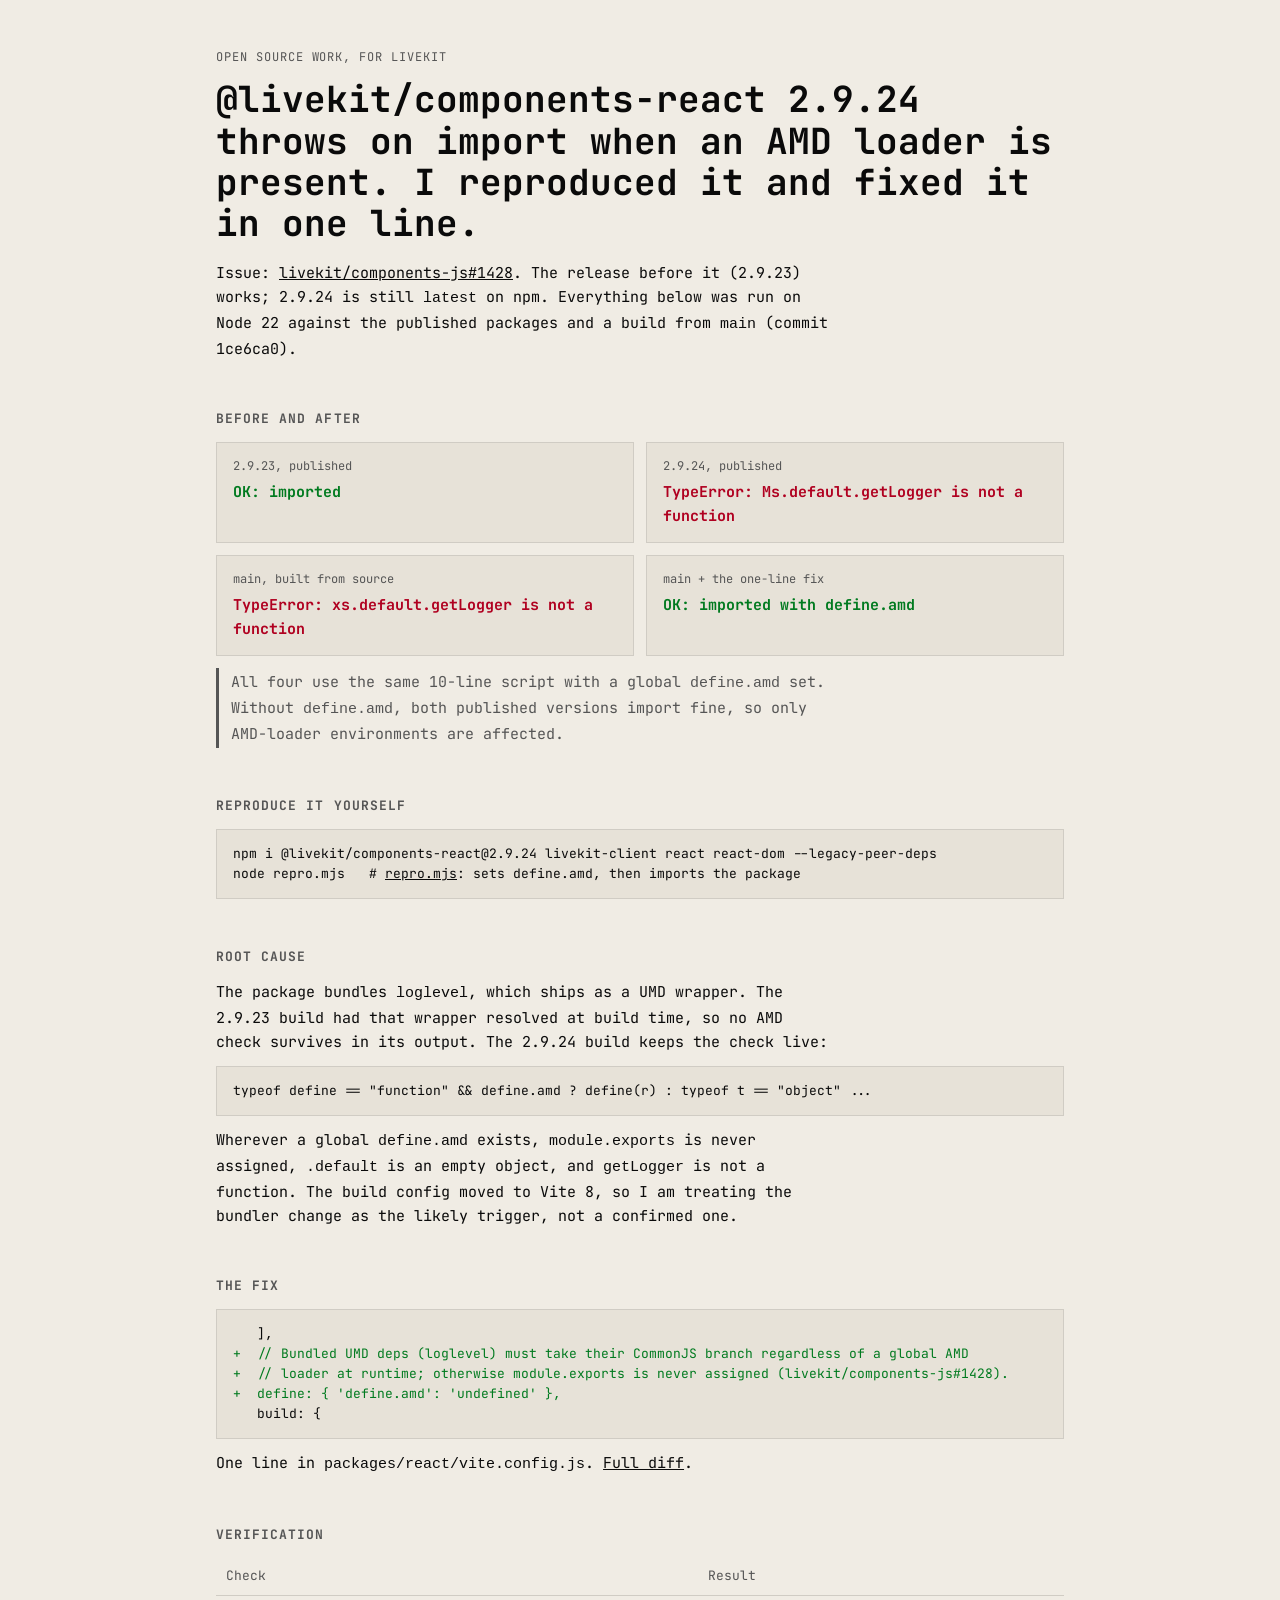
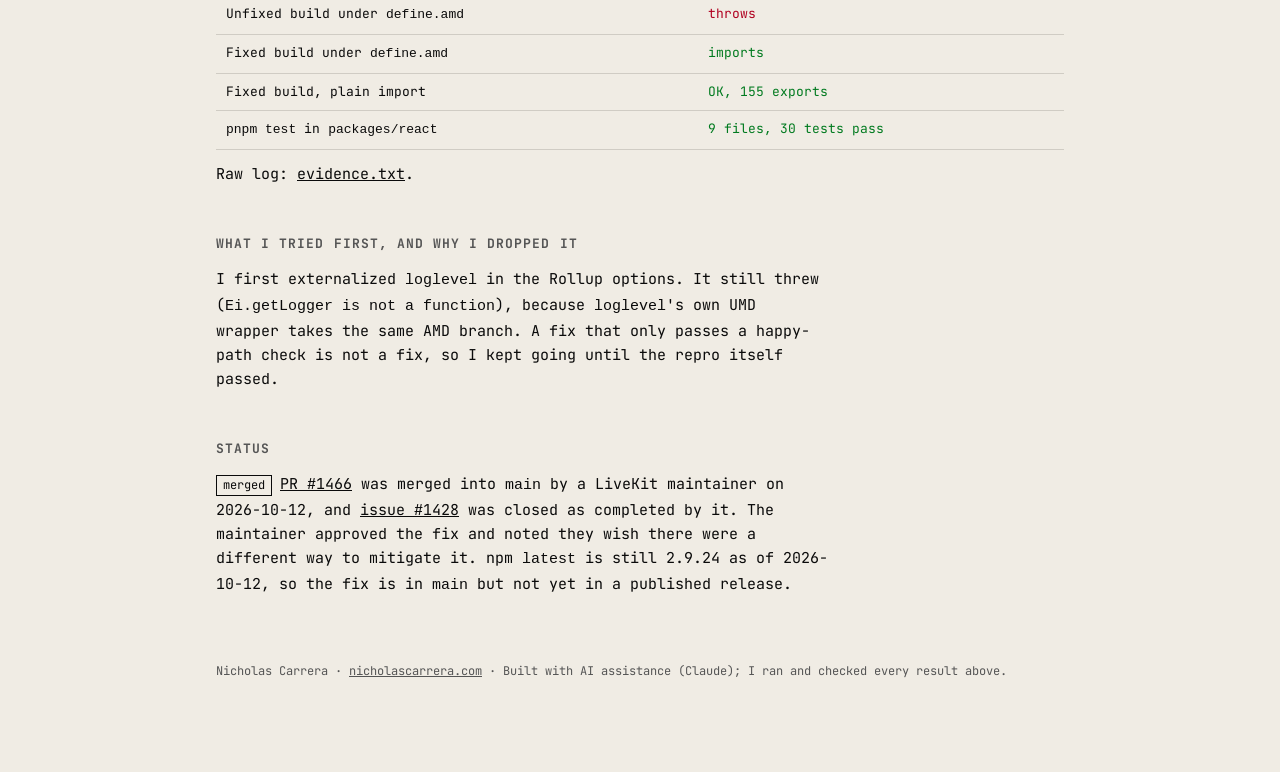
<file: livekit/index.html>
<!doctype html>
<html lang="en">
<head>
<meta charset="utf-8">
<meta name="viewport" content="width=device-width, initial-scale=1">
<title>LiveKit components-js #1428 | Nicholas Carrera</title>
<meta name="description" content="Reproduced and fixed a regression in @livekit/components-react 2.9.24, with the repro, the root cause, and a one-line fix.">
<link rel="preconnect" href="https://fonts.googleapis.com">
<link rel="preconnect" href="https://fonts.gstatic.com" crossorigin>
<link href="https://fonts.googleapis.com/css2?family=JetBrains+Mono:wght@400;700&display=swap" rel="stylesheet">
<style>
  :root{--bg:#f0ece4;--fg:#0a0a0a;--border:#d0ccc4;--dim:#555;--accent:#007a1f;--bad:#b00020;--panel:#e7e2d8;}
  @media (prefers-color-scheme:dark){:root{--bg:#0a0a0a;--fg:#f0ece4;--border:#2a2a2a;--dim:#9a9a9a;--accent:#00ff41;--bad:#ff5c6c;--panel:#111;}}
  *{box-sizing:border-box}
  body{margin:0;background:var(--bg);color:var(--fg);font:400 15px/1.6 'JetBrains Mono',ui-monospace,monospace}
  main{max-width:880px;margin:0 auto;padding:48px 16px 96px}
  a{color:inherit}
  .eyebrow{color:var(--dim);font-size:12px;letter-spacing:.08em;text-transform:uppercase}
  h1{font-size:clamp(24px,5vw,36px);line-height:1.15;margin:12px 0 16px}
  h2{font-size:13px;letter-spacing:.08em;text-transform:uppercase;color:var(--dim);margin:48px 0 12px;font-weight:700}
  p{margin:0 0 12px;max-width:68ch}
  .grid{display:grid;grid-template-columns:repeat(2,1fr);gap:12px}
  @media (max-width:640px){.grid{grid-template-columns:1fr}}
  .card{border:1px solid var(--border);background:var(--panel);padding:14px 16px;min-width:0}
  .card .k{color:var(--dim);font-size:12px}
  .card .v{font-weight:700;margin-top:4px;overflow-wrap:anywhere}
  .ok{color:var(--accent)} .bad{color:var(--bad)}
  .tag{display:inline-block;border:1px solid currentColor;padding:0 6px;font-size:12px;margin-right:8px}
  pre{margin:0;padding:14px 16px;border:1px solid var(--border);background:var(--panel);overflow-x:auto;font:inherit;font-size:13px;line-height:1.55}
  .add{color:var(--accent)} .del{color:var(--bad)}
  table{width:100%;border-collapse:collapse;font-size:13px}
  th,td{text-align:left;padding:8px 10px;border-bottom:1px solid var(--border);vertical-align:top}
  th{color:var(--dim);font-weight:400}
  .scroll{overflow-x:auto}
  .note{border-left:3px solid var(--dim);padding:2px 0 2px 12px;color:var(--dim)}
  footer{margin-top:64px;color:var(--dim);font-size:12px}
  :focus-visible{outline:2px solid var(--accent);outline-offset:2px}
</style>
</head>
<body>
<main>
  <div class="eyebrow">Open source work, for LiveKit</div>
  <h1>@livekit/components-react 2.9.24 throws on import when an AMD loader is present. I reproduced it and fixed it in one line.</h1>
  <p>Issue: <a href="https://github.com/livekit/components-js/issues/1428">livekit/components-js#1428</a>. The release before it (2.9.23) works; 2.9.24 is still <code>latest</code> on npm. Everything below was run on Node 22 against the published packages and a build from <code>main</code> (commit 1ce6ca0).</p>

  <h2>Before and after</h2>
  <div class="grid">
    <div class="card"><div class="k">2.9.23, published</div><div class="v ok">OK: imported</div></div>
    <div class="card"><div class="k">2.9.24, published</div><div class="v bad">TypeError: Ms.default.getLogger is not a function</div></div>
    <div class="card"><div class="k">main, built from source</div><div class="v bad">TypeError: xs.default.getLogger is not a function</div></div>
    <div class="card"><div class="k">main + the one-line fix</div><div class="v ok">OK: imported with define.amd</div></div>
  </div>
  <p class="note" style="margin-top:12px">All four use the same 10-line script with a global <code>define.amd</code> set. Without <code>define.amd</code>, both published versions import fine, so only AMD-loader environments are affected.</p>

  <h2>Reproduce it yourself</h2>
<pre>npm i @livekit/components-react@2.9.24 livekit-client react react-dom --legacy-peer-deps
node repro.mjs   # <a href="repro.mjs">repro.mjs</a>: sets define.amd, then imports the package</pre>

  <h2>Root cause</h2>
  <p>The package bundles <code>loglevel</code>, which ships as a UMD wrapper. The 2.9.23 build had that wrapper resolved at build time, so no AMD check survives in its output. The 2.9.24 build keeps the check live:</p>
<pre>typeof define == "function" &amp;&amp; define.amd ? define(r) : typeof t == "object" ...</pre>
  <p style="margin-top:12px">Wherever a global <code>define.amd</code> exists, <code>module.exports</code> is never assigned, <code>.default</code> is an empty object, and <code>getLogger</code> is not a function. The build config moved to Vite 8, so I am treating the bundler change as the likely trigger, not a confirmed one.</p>

  <h2>The fix</h2>
<pre>   ],
<span class="add">+  // Bundled UMD deps (loglevel) must take their CommonJS branch regardless of a global AMD
+  // loader at runtime; otherwise module.exports is never assigned (livekit/components-js#1428).
+  define: { 'define.amd': 'undefined' },
</span>   build: {</pre>
  <p style="margin-top:12px">One line in <code>packages/react/vite.config.js</code>. <a href="fix.diff">Full diff</a>.</p>

  <h2>Verification</h2>
  <div class="scroll"><table>
    <tr><th>Check</th><th>Result</th></tr>
    <tr><td>Unfixed build under <code>define.amd</code></td><td class="bad">throws</td></tr>
    <tr><td>Fixed build under <code>define.amd</code></td><td class="ok">imports</td></tr>
    <tr><td>Fixed build, plain import</td><td class="ok">OK, 155 exports</td></tr>
    <tr><td><code>pnpm test</code> in <code>packages/react</code></td><td class="ok">9 files, 30 tests pass</td></tr>
  </table></div>
  <p style="margin-top:12px">Raw log: <a href="evidence.txt">evidence.txt</a>.</p>

  <h2>What I tried first, and why I dropped it</h2>
  <p>I first externalized <code>loglevel</code> in the Rollup options. It still threw (<code>Ei.getLogger is not a function</code>), because <code>loglevel</code>'s own UMD wrapper takes the same AMD branch. A fix that only passes a happy-path check is not a fix, so I kept going until the repro itself passed.</p>

  <h2>Status</h2>
  <p><span class="tag">merged</span><a href="https://github.com/livekit/components-js/pull/1466">PR #1466</a> was merged into <code>main</code> by a LiveKit maintainer on 2026-10-12, and <a href="https://github.com/livekit/components-js/issues/1428">issue #1428</a> was closed as completed by it. The maintainer approved the fix and noted they wish there were a different way to mitigate it. npm <code>latest</code> is still 2.9.24 as of 2026-10-12, so the fix is in <code>main</code> but not yet in a published release.</p>

  <footer>Nicholas Carrera &middot; <a href="/">nicholascarrera.com</a> &middot; Built with AI assistance (Claude); I ran and checked every result above.</footer>
</main>
</body>
</html>
</file>
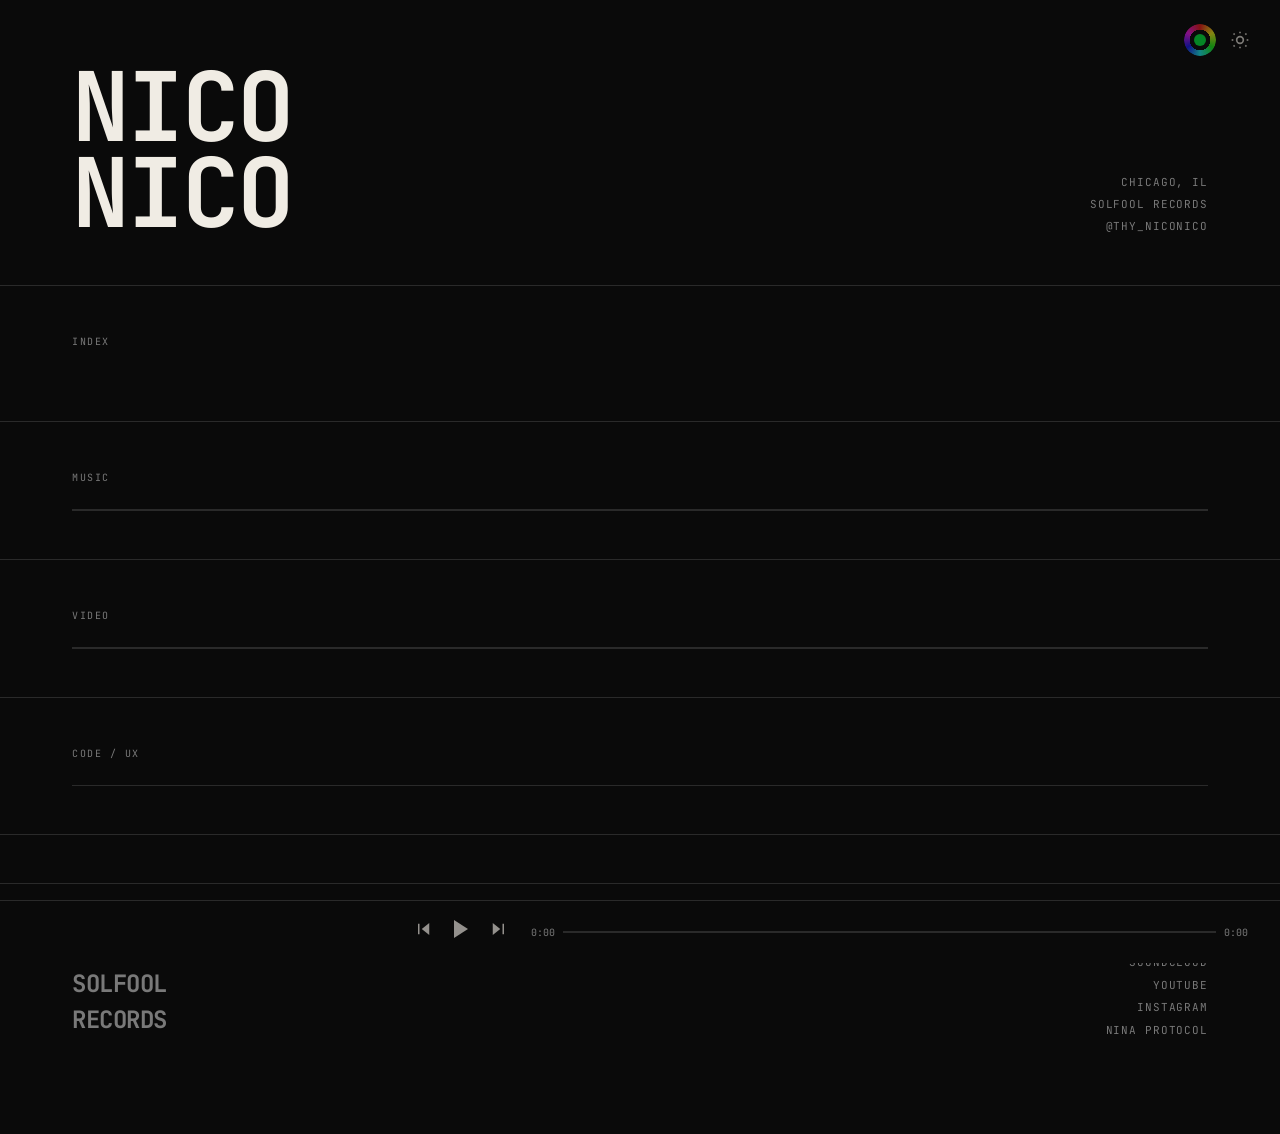
<file: homepage.html>
<!DOCTYPE html>
<html lang="en" data-theme="night">
<head>
  <meta charset="UTF-8" />
  <meta name="viewport" content="width=device-width, initial-scale=1.0" />

  <!-- Prevent theme/accent flash -->
  <script>
    (function() {
      var t = localStorage.getItem('nico-theme');
      var a = localStorage.getItem('nico-accent');
      if (t) document.documentElement.dataset.theme = t;
      if (a) document.documentElement.style.setProperty('--accent', a);
    })();
  </script>

  <!-- SEO -->
  <title>NICO NICO: Musician, Producer & Developer | Chicago</title>
  <meta name="description" content="Nico Carrera (Nico Nico) is a Chicago-based musician, producer, and developer. Music on Solfool Records. Work in creative technology, AI research, and UX design." />
  <meta name="keywords" content="Nico Carrera, Nico Nico, Nicholas Carrera, thy_niconico, Solfool Records, Chicago musician, Chicago producer, SANVALENTIN, Excelsior, BTM, Subrosa, IDK, DePaul, URAP, TouchDesigner, creative technology" />

  <!-- OG -->
  <meta property="og:type" content="website" />
  <meta property="og:title" content="NICO NICO: Musician & Developer" />
  <meta property="og:description" content="Chicago musician, producer, and developer. Music on Solfool Records. Work in creative technology and UX design." />
  <meta property="og:image" content="https://i.scdn.co/image/ab67616d00001e02705c68c2323938f6faf02986" />

  <!-- Twitter -->
  <meta name="twitter:card" content="summary_large_image" />
  <meta name="twitter:site" content="@thy_niconico" />

  <!-- JSON-LD -->
  <script type="application/ld+json">
  {
    "@context": "https://schema.org",
    "@type": "Person",
    "name": "Nico Carrera",
    "alternateName": ["Nico Nico", "thy_niconico"],
    "description": "Chicago-based musician, producer, and developer. Releases on Solfool Records.",
    "url": "https://nico.site",
    "sameAs": [
      "https://open.spotify.com/artist/6nwPZ9M9IIgQrpMMJFlJVC",
      "https://www.instagram.com/thy_niconico",
      "https://www.youtube.com/@niconico",
      "https://soundcloud.com/theniconico"
    ]
  }
  </script>

  <!-- Font -->
  <link rel="preconnect" href="https://fonts.googleapis.com" />
  <link rel="preconnect" href="https://fonts.gstatic.com" crossorigin />
  <link href="https://fonts.googleapis.com/css2?family=JetBrains+Mono:wght@400;700&display=swap" rel="stylesheet" />

  <style>
    /* ─── TOKENS ─────────────────────────────────────────────── */
    :root {
      --bg:       #0a0a0a;
      --fg:       #f0ece4;
      --border:   #2a2a2a;
      --muted:    #797979;
      --accent:   #00ff41;
      --focus:    #00ff41;

      --space-1:  8px;
      --space-2:  16px;
      --space-3:  24px;
      --space-4:  32px;
      --space-6:  48px;
      --space-8:  64px;
      --space-12: 96px;

      --mono: 'JetBrains Mono', monospace;
      --max-w: 1200px;
    }

    [data-theme="day"] {
      --bg:     #f0ece4;
      --fg:     #0a0a0a;
      --border: #d0ccc4;
      --muted:  #6b6b6b;
      --focus:  #007a1f;
    }

    :focus-visible { outline: 2px solid var(--focus); outline-offset: 3px; }

    /* ─── RESET ──────────────────────────────────────────────── */
    *, *::before, *::after { box-sizing: border-box; margin: 0; padding: 0; }
    html { font-size: 10px; scroll-behavior: smooth; }
    body {
      background: var(--bg);
      color: var(--fg);
      font-family: var(--mono);
      font-size: 1.4rem;
      line-height: 1.5;
      -webkit-font-smoothing: antialiased;
      transition: background 0.2s, color 0.2s;
    }
    a { color: inherit; text-decoration: none; }
    img { display: block; width: 100%; }
    button { all: unset; cursor: pointer; }

    /* ─── GRID ───────────────────────────────────────────────── */
    .container {
      max-width: var(--max-w);
      margin: 0 auto;
      padding: 0 var(--space-4);
    }

    /* ─── HUD ────────────────────────────────────────────────── */
    .hud {
      position: fixed;
      top: var(--space-3);
      right: var(--space-3);
      display: flex;
      align-items: center;
      gap: var(--space-1);
      z-index: 100;
    }

    /* color wheel */
    .color-wheel {
      width: 32px;
      height: 32px;
      position: relative;
      cursor: crosshair;
      user-select: none;
      touch-action: none;
      opacity: 0.5;
      transition: opacity 0.15s;
    }
    .color-wheel:hover,
    .color-wheel.dragging { opacity: 1; }
    .wheel-ring {
      position: absolute;
      inset: 0;
      border-radius: 50%;
      background: conic-gradient(
        hsl(0,100%,55%), hsl(30,100%,55%), hsl(60,100%,55%),
        hsl(90,100%,55%), hsl(120,100%,55%), hsl(150,100%,55%),
        hsl(180,100%,55%), hsl(210,100%,55%), hsl(240,100%,55%),
        hsl(270,100%,55%), hsl(300,100%,55%), hsl(330,100%,55%),
        hsl(360,100%,55%)
      );
      -webkit-mask: radial-gradient(circle, transparent 46%, black 46%);
      mask: radial-gradient(circle, transparent 46%, black 46%);
      transition: -webkit-mask 0.1s, mask 0.1s;
    }
    .color-wheel.dragging .wheel-ring {
      -webkit-mask: radial-gradient(circle, transparent 36%, black 36%);
      mask: radial-gradient(circle, transparent 36%, black 36%);
    }
    .wheel-center {
      position: absolute;
      inset: 10px;
      border-radius: 50%;
      background: var(--accent);
      pointer-events: none;
    }

    /* theme toggle */
    .hud-btn {
      width: 32px;
      height: 32px;
      display: flex;
      align-items: center;
      justify-content: center;
      opacity: 0.5;
      transition: opacity 0.15s;
    }
    .hud-btn:hover { opacity: 1; }
    .hud-btn svg { width: 20px; height: 20px; }

    /* ─── HEADER ─────────────────────────────────────────────── */
    header {
      padding: var(--space-8) 0 var(--space-6);
      border-bottom: 1px solid var(--border);
    }
    .header-inner {
      display: grid;
      grid-template-columns: 1fr auto;
      align-items: end;
      gap: var(--space-4);
    }
    .site-name {
      font-size: clamp(4rem, 10vw, 9.6rem);
      font-weight: 700;
      letter-spacing: -0.03em;
      line-height: 0.9;
      text-transform: uppercase;
    }
    .site-meta {
      text-align: right;
      color: var(--muted);
      font-size: 1.1rem;
      letter-spacing: 0.08em;
      text-transform: uppercase;
      line-height: 2;
    }
    .site-meta a:hover { color: var(--fg); }

    /* ─── SECTION LABELS ─────────────────────────────────────── */
    .section-label {
      font-size: 1rem;
      letter-spacing: 0.15em;
      text-transform: uppercase;
      color: var(--muted);
      margin-bottom: var(--space-3);
    }

    /* ─── INDEX ──────────────────────────────────────────────── */
    .index-section {
      padding: var(--space-6) 0;
      border-bottom: 1px solid var(--border);
    }
    .index-list { list-style: none; }
    .index-item {
      display: grid;
      grid-template-columns: 3ch 1fr auto auto;
      gap: var(--space-2);
      align-items: baseline;
      padding: var(--space-1) 0;
      border-top: 1px solid var(--border);
      font-size: 1.3rem;
      cursor: pointer;
      transition: color 0.1s;
    }
    .index-item:hover { color: var(--muted); }
    .index-item:hover .index-num { color: var(--fg); }
    .index-num { color: var(--muted); font-size: 1.1rem; }
    .index-title { font-weight: 700; text-transform: uppercase; letter-spacing: 0.02em; }
    .index-type { color: var(--muted); font-size: 1.1rem; letter-spacing: 0.08em; text-transform: uppercase; }
    .index-year { color: var(--muted); font-size: 1.1rem; }

    /* ─── MUSIC ──────────────────────────────────────────────── */
    .releases-section {
      padding: var(--space-6) 0;
      border-bottom: 1px solid var(--border);
    }
    .releases-grid {
      display: grid;
      grid-template-columns: repeat(auto-fill, minmax(260px, 1fr));
      gap: 1px;
      border: 1px solid var(--border);
      margin-top: var(--space-3);
    }
    .release-card {
      border-right: 1px solid var(--border);
      border-bottom: 1px solid var(--border);
      display: flex;
      flex-direction: column;
    }

    /* artwork */
    .artwork-wrap {
      position: relative;
      aspect-ratio: 1;
      overflow: hidden;
      background: var(--border);
    }
    .artwork-wrap img {
      width: 100%;
      height: 100%;
      object-fit: cover;
      filter: grayscale(20%);
      transition: filter 0.3s, transform 0.3s;
    }
    .release-card:hover .artwork-wrap img {
      filter: grayscale(0%);
      transform: scale(1.02);
    }
    .artwork-overlay {
      position: absolute;
      inset: 0;
      background: rgba(10,10,10,0.6);
      display: flex;
      align-items: center;
      justify-content: center;
      opacity: 0;
      transition: opacity 0.2s;
    }
    .release-card:hover .artwork-overlay { opacity: 1; }
    .play-btn {
      width: 52px;
      height: 52px;
      border: 2px solid var(--fg);
      border-radius: 50%;
      display: flex;
      align-items: center;
      justify-content: center;
    }
    .play-btn svg { width: 20px; height: 20px; fill: var(--fg); margin-left: 3px; }

    /* card body */
    .card-body {
      padding: var(--space-2);
      display: flex;
      flex-direction: column;
      flex: 1;
      gap: var(--space-1);
    }
    .card-meta {
      display: flex;
      justify-content: space-between;
      align-items: baseline;
      font-size: 1rem;
      color: var(--muted);
      letter-spacing: 0.08em;
      text-transform: uppercase;
    }
    .card-title {
      font-size: 1.6rem;
      font-weight: 700;
      text-transform: uppercase;
      letter-spacing: -0.01em;
      line-height: 1.1;
    }
    .card-tracks {
      margin-top: auto;
      padding-top: var(--space-1);
      border-top: 1px solid var(--border);
      display: flex;
      flex-direction: column;
      gap: 2px;
    }
    .track-row {
      display: grid;
      grid-template-columns: 1.5ch 1fr auto;
      gap: var(--space-1);
      align-items: center;
      font-size: 1.1rem;
      color: var(--muted);
      padding: 2px 0;
      cursor: pointer;
      transition: color 0.1s;
    }
    .track-row:hover { color: var(--fg); }
    .track-row.playing { color: var(--accent); }
    .track-row.playing .track-num::before { content: '▶'; font-size: 0.8em; }
    .track-num { color: var(--border); }
    .track-name { overflow: hidden; text-overflow: ellipsis; white-space: nowrap; }
    .track-dur { font-size: 1rem; }

    /* shared link pills */
    .card-links {
      display: flex;
      gap: var(--space-1);
      flex-wrap: wrap;
      margin-top: var(--space-1);
    }
    .link-pill {
      font-size: 1rem;
      letter-spacing: 0.08em;
      text-transform: uppercase;
      border: 1px solid var(--border);
      padding: 3px 8px;
      transition: border-color 0.15s, color 0.15s;
    }
    .link-pill:hover { border-color: var(--accent); color: var(--accent); }

    /* ─── VIDEO ──────────────────────────────────────────────── */
    .video-section {
      padding: var(--space-6) 0;
      border-bottom: 1px solid var(--border);
    }
    .video-grid {
      display: grid;
      grid-template-columns: repeat(auto-fill, minmax(320px, 1fr));
      gap: 1px;
      border: 1px solid var(--border);
      margin-top: var(--space-3);
    }
    .video-card { display: flex; flex-direction: column; }
    .video-thumb-link { display: block; }
    .video-thumb {
      position: relative;
      aspect-ratio: 16 / 9;
      overflow: hidden;
      background: var(--border);
    }
    .video-thumb img {
      width: 100%;
      height: 100%;
      object-fit: cover;
      filter: grayscale(20%);
      transition: filter 0.3s, transform 0.3s;
    }
    .video-card:hover .video-thumb img {
      filter: grayscale(0%);
      transform: scale(1.02);
    }
    .video-thumb-overlay {
      position: absolute;
      inset: 0;
      background: rgba(10,10,10,0.5);
      display: flex;
      align-items: center;
      justify-content: center;
      opacity: 0;
      transition: opacity 0.2s;
    }
    .video-card:hover .video-thumb-overlay { opacity: 1; }
    .play-btn-lg {
      width: 64px;
      height: 64px;
      border: 2px solid var(--fg);
      border-radius: 50%;
      display: flex;
      align-items: center;
      justify-content: center;
    }
    .play-btn-lg svg { width: 28px; height: 28px; fill: var(--fg); margin-left: 4px; }
    .video-body {
      padding: var(--space-2);
      display: flex;
      flex-direction: column;
      gap: 4px;
    }
    .video-meta {
      display: flex;
      justify-content: space-between;
      font-size: 1rem;
      color: var(--muted);
      letter-spacing: 0.08em;
      text-transform: uppercase;
    }
    .video-title {
      font-size: 1.8rem;
      font-weight: 700;
      text-transform: uppercase;
      letter-spacing: -0.01em;
      line-height: 1.1;
    }
    .video-roles {
      font-size: 1rem;
      color: var(--muted);
      letter-spacing: 0.06em;
      text-transform: uppercase;
      margin-top: 2px;
    }
    .video-desc {
      font-size: 1.1rem;
      color: var(--muted);
      margin-top: var(--space-1);
      line-height: 1.6;
    }

    /* ─── CODE / UX ──────────────────────────────────────────── */
    .code-section {
      padding: var(--space-6) 0;
      border-bottom: 1px solid var(--border);
    }
    .code-list {
      margin-top: var(--space-3);
      border-bottom: 1px solid var(--border);
    }
    .code-item {
      border-top: 1px solid var(--border);
      padding: var(--space-4) 0;
    }
    .code-header {
      display: grid;
      grid-template-columns: 3ch 1fr auto;
      gap: var(--space-2);
      align-items: start;
      margin-bottom: 6px;
    }
    .code-num { color: var(--muted); font-size: 1.1rem; padding-top: 0.35em; }
    .code-title {
      font-size: clamp(1.8rem, 2.5vw, 2.4rem);
      font-weight: 700;
      text-transform: uppercase;
      letter-spacing: -0.01em;
      line-height: 1.1;
      min-width: 0;
    }
    .code-year { color: var(--muted); font-size: 1.1rem; padding-top: 0.35em; }
    .code-sub {
      padding-left: calc(3ch + var(--space-2));
      font-size: 1.1rem;
      color: var(--muted);
      letter-spacing: 0.06em;
      text-transform: uppercase;
      margin-bottom: var(--space-2);
    }
    .code-body {
      padding-left: calc(3ch + var(--space-2));
      display: flex;
      flex-direction: column;
      gap: 10px;
      margin-bottom: var(--space-2);
    }
    .code-body p {
      font-size: 1.3rem;
      color: var(--muted);
      line-height: 1.7;
      max-width: 680px;
    }
    .code-stack {
      padding-left: calc(3ch + var(--space-2));
      display: flex;
      flex-wrap: wrap;
      gap: 6px;
      margin-bottom: var(--space-2);
    }
    .stack-tag {
      font-size: 1rem;
      letter-spacing: 0.06em;
      text-transform: uppercase;
      border: 1px solid var(--border);
      padding: 2px 6px;
      color: var(--muted);
    }
    .code-links {
      padding-left: calc(3ch + var(--space-2));
      display: flex;
      gap: var(--space-1);
      flex-wrap: wrap;
    }

    /* ─── PLAYER BAR ─────────────────────────────────────────── */
    .player-bar {
      position: fixed;
      bottom: 0;
      left: 0;
      right: 0;
      background: var(--bg);
      border-top: 1px solid var(--border);
      padding: var(--space-2) var(--space-4);
      display: flex;
      align-items: center;
      gap: var(--space-3);
      z-index: 100;
      transform: translateY(100%);
      transition: transform 0.25s ease;
    }
    .player-bar.active { transform: translateY(0); }
    .player-now { flex: 1; min-width: 0; }
    .player-track {
      font-weight: 700;
      font-size: 1.3rem;
      text-transform: uppercase;
      letter-spacing: 0.02em;
      white-space: nowrap;
      overflow: hidden;
      text-overflow: ellipsis;
    }
    .player-release {
      font-size: 1rem;
      color: var(--muted);
      text-transform: uppercase;
      letter-spacing: 0.08em;
    }
    .player-controls { display: flex; align-items: center; gap: var(--space-2); }
    .ctrl-btn { opacity: 0.6; transition: opacity 0.15s; }
    .ctrl-btn:hover { opacity: 1; }
    .ctrl-btn svg { width: 18px; height: 18px; fill: var(--fg); }
    .ctrl-play svg { width: 24px; height: 24px; }
    .player-progress {
      flex: 2;
      display: flex;
      align-items: center;
      gap: var(--space-1);
      font-size: 1rem;
      color: var(--muted);
    }
    .progress-track {
      flex: 1;
      height: 2px;
      background: var(--border);
      position: relative;
      cursor: pointer;
    }
    .progress-fill {
      height: 100%;
      background: var(--accent);
      width: 0%;
      transition: width 0.5s linear;
    }

    /* ─── FOOTER ─────────────────────────────────────────────── */
    footer {
      border-top: 1px solid var(--border);
      padding: var(--space-6) 0 var(--space-12);
      margin-top: var(--space-6);
    }
    .footer-inner {
      display: grid;
      grid-template-columns: 1fr 1fr;
      gap: var(--space-4);
      align-items: end;
    }
    .footer-label {
      font-size: 2.4rem;
      font-weight: 700;
      text-transform: uppercase;
      letter-spacing: -0.02em;
      color: var(--muted);
    }
    .footer-links {
      display: flex;
      flex-direction: column;
      gap: 6px;
      align-items: flex-end;
    }
    .footer-link {
      font-size: 1.1rem;
      letter-spacing: 0.08em;
      text-transform: uppercase;
      color: var(--muted);
      transition: color 0.15s;
    }
    .footer-link:hover { color: var(--fg); }

    /* ─── WABASH PROJECT MEDIA ──────────────────────────────── */
    .wabash-media {
      padding-left: calc(3ch + var(--space-2));
      display: grid;
      grid-template-columns: 2fr 1fr;
      gap: 4px;
      margin-bottom: var(--space-2);
      height: 220px;
    }
    .wabash-video-wrap, .wabash-p5-wrap {
      overflow: hidden;
      background: #0e0e0e;
    }
    .wabash-video-wrap video {
      width: 100%; height: 100%;
      object-fit: cover; display: block;
    }
    .wabash-p5-wrap iframe {
      width: 100%; height: 100%;
      border: none; display: block;
    }
    .wabash-data {
      padding-left: calc(3ch + var(--space-2));
      display: grid;
      grid-template-columns: 1fr 1.4fr;
      gap: var(--space-4);
      margin: var(--space-2) 0 var(--space-2);
    }
    .wdata-label {
      font-size: 0.9rem;
      letter-spacing: 0.15em;
      text-transform: uppercase;
      color: var(--muted);
      margin-bottom: 10px;
    }
    .weq-wrap {
      display: flex;
      align-items: center;
      gap: 8px;
      margin-bottom: 12px;
    }
    .weq-lhs { font-size: 1.6rem; font-weight: 700; letter-spacing: 0.04em; }
    .weq-sep  { font-size: 1.4rem; color: var(--muted); }
    .weq-frac { display: flex; flex-direction: column; align-items: center; }
    .weq-num, .weq-den {
      font-size: 1rem;
      padding: 2px 6px;
      color: var(--fg);
      white-space: nowrap;
    }
    .weq-bar  { width: 100%; height: 1px; background: var(--muted); }
    .weq-mult { font-size: 1.2rem; color: var(--muted); }
    .wdata-thresholds { display: flex; flex-direction: column; gap: 4px; }
    .wt-chip {
      font-size: 0.95rem;
      padding: 2px 6px;
      display: inline-block;
      letter-spacing: 0.04em;
    }
    .wt-renter { background: #0c1520; color: #76ABFB; }
    .wt-stable { background: #141414; color: var(--muted); }
    .wt-owner  { background: #180a00; color: #FF6600; }
    .wtable { width: 100%; border-collapse: collapse; }
    .wtable th {
      font-size: 0.85rem;
      letter-spacing: 0.12em;
      text-transform: uppercase;
      color: var(--muted);
      font-weight: 400;
      padding: 0 8px 6px 0;
      text-align: left;
    }
    .wtable td {
      padding: 4px 8px 4px 0;
      border-bottom: 1px solid #161616;
      font-size: 1rem;
      color: var(--muted);
      vertical-align: middle;
    }
    .wswatch { display: flex; align-items: center; gap: 6px; }
    .wswatch-dot { width: 10px; height: 10px; border-radius: 1px; flex-shrink: 0; }

    /* ─── RESPONSIVE ─────────────────────────────────────────── */
    @media (max-width: 640px) {
      .header-inner { grid-template-columns: 1fr; }
      .site-meta { text-align: left; }
      .footer-inner { grid-template-columns: 1fr; }
      .footer-links { align-items: flex-start; }
      .releases-grid { grid-template-columns: 1fr; }
      .video-grid { grid-template-columns: 1fr; }
      .player-progress { display: none; }
      .index-item { grid-template-columns: 3ch 1fr auto; }
      .index-type { display: none; }
      .code-sub, .code-body, .code-stack, .code-links { padding-left: 0; }
      .wabash-media { grid-template-columns: 1fr; height: auto; padding-left: 0; }
      .wabash-video-wrap { aspect-ratio: 16/9; }
      .wabash-p5-wrap { aspect-ratio: 16/9; }
      .wabash-data { grid-template-columns: 1fr; padding-left: 0; }
    }
  </style>
</head>

<body>
  <!-- SEO fallback -->
  <div style="position:absolute;width:1px;height:1px;overflow:hidden;clip:rect(0,0,0,0)" aria-hidden="true">
    <h1>Nico Nico, Nico Carrera, Nicholas Carrera</h1>
    <p>Chicago-based musician, producer, and developer. Music on Solfool Records. Work in AI research, creative technology, and UX design. Releases: SANVALENTIN (2025), Subrosa EP (2022), IDK feat. Berry Jones (2023), Get Lost (2021).</p>
  </div>

  <!-- HUD -->
  <div class="hud" role="toolbar" aria-label="Site controls">
    <div class="color-wheel" id="color-wheel" role="button" tabindex="0" aria-label="Pick accent color" title="Pick accent color">
      <div class="wheel-ring"></div>
      <div class="wheel-center" id="wheel-center"></div>
    </div>
    <button class="hud-btn" id="theme-toggle" aria-label="Toggle light/dark theme" title="Toggle light/dark">
      <svg id="icon-night" viewBox="0 0 24 24" fill="none" stroke="currentColor" stroke-width="2">
        <circle cx="12" cy="12" r="4"/>
        <line x1="12" y1="2" x2="12" y2="4"/><line x1="12" y1="20" x2="12" y2="22"/>
        <line x1="4.22" y1="4.22" x2="5.64" y2="5.64"/><line x1="18.36" y1="18.36" x2="19.78" y2="19.78"/>
        <line x1="2" y1="12" x2="4" y2="12"/><line x1="20" y1="12" x2="22" y2="12"/>
        <line x1="4.22" y1="19.78" x2="5.64" y2="18.36"/><line x1="18.36" y1="5.64" x2="19.78" y2="4.22"/>
      </svg>
      <svg id="icon-day" viewBox="0 0 24 24" fill="none" stroke="currentColor" stroke-width="2" style="display:none">
        <path d="M21 12.79A9 9 0 1 1 11.21 3 7 7 0 0 0 21 12.79z"/>
      </svg>
    </button>
  </div>

  <!-- HEADER -->
  <header>
    <div class="container">
      <div class="header-inner">
        <h1 class="site-name">NICO<br>NICO</h1>
        <div class="site-meta">
          <div>Chicago, IL</div>
          <div>Solfool Records</div>
          <div><a href="https://www.instagram.com/thy_niconico" target="_blank" rel="noopener">@thy_niconico</a></div>
        </div>
      </div>
    </div>
  </header>

  <!-- INDEX -->
  <section class="index-section" aria-label="Work index">
    <div class="container">
      <p class="section-label">Index</p>
      <ul class="index-list" id="index-list"></ul>
    </div>
  </section>

  <!-- MUSIC -->
  <section class="releases-section" aria-label="Music releases">
    <div class="container">
      <p class="section-label">Music</p>
      <div class="releases-grid" id="releases-grid"></div>
    </div>
  </section>

  <!-- VIDEO -->
  <section class="video-section" aria-label="Video work">
    <div class="container">
      <p class="section-label">Video</p>
      <div class="video-grid" id="video-grid"></div>
    </div>
  </section>

  <!-- CODE / UX -->
  <section class="code-section" aria-label="Code and UX work">
    <div class="container">
      <p class="section-label">Code / UX</p>
      <div class="code-list" id="code-list"></div>
    </div>
  </section>

  <!-- FOOTER -->
  <footer>
    <div class="container">
      <div class="footer-inner">
        <div class="footer-label">Solfool<br>Records</div>
        <nav class="footer-links" aria-label="External links">
          <a class="footer-link" href="https://open.spotify.com/artist/6nwPZ9M9IIgQrpMMJFlJVC" target="_blank" rel="noopener">Spotify</a>
          <a class="footer-link" href="https://soundcloud.com/theniconico" target="_blank" rel="noopener">SoundCloud</a>
          <a class="footer-link" href="https://www.youtube.com/@niconico" target="_blank" rel="noopener">YouTube</a>
          <a class="footer-link" href="https://www.instagram.com/thy_niconico" target="_blank" rel="noopener">Instagram</a>
          <a class="footer-link" href="https://www.ninaprotocol.com/releases/nico-nico-sanvalentin" target="_blank" rel="noopener">Nina Protocol</a>
        </nav>
      </div>
    </div>
  </footer>

  <!-- PLAYER BAR -->
  <div class="player-bar" id="player-bar" role="region" aria-label="Now playing">
    <div class="player-now">
      <div class="player-track" id="player-track-name"></div>
      <div class="player-release" id="player-release-name"></div>
    </div>
    <div class="player-controls">
      <button class="ctrl-btn" id="ctrl-prev" aria-label="Previous">
        <svg viewBox="0 0 24 24"><polygon points="19 20 9 12 19 4 19 20"/><line x1="5" y1="19" x2="5" y2="5" stroke="currentColor" stroke-width="2" fill="none"/></svg>
      </button>
      <button class="ctrl-btn ctrl-play" id="ctrl-play" aria-label="Play/Pause">
        <svg id="icon-play" viewBox="0 0 24 24"><polygon points="5 3 19 12 5 21 5 3"/></svg>
        <svg id="icon-pause" viewBox="0 0 24 24" style="display:none"><rect x="6" y="4" width="4" height="16"/><rect x="14" y="4" width="4" height="16"/></svg>
      </button>
      <button class="ctrl-btn" id="ctrl-next" aria-label="Next">
        <svg viewBox="0 0 24 24"><polygon points="5 4 15 12 5 20 5 4"/><line x1="19" y1="5" x2="19" y2="19" stroke="currentColor" stroke-width="2" fill="none"/></svg>
      </button>
    </div>
    <div class="player-progress">
      <span id="time-current">0:00</span>
      <div class="progress-track" id="progress-track">
        <div class="progress-fill" id="progress-fill"></div>
      </div>
      <span id="time-total">0:00</span>
    </div>
  </div>

  <audio id="audio-el"></audio>

  <script>
    // ─── DATA ──────────────────────────────────────────────────────────────────

    const releases = [
      {
        slug: "sanvalentin",
        title: "SANVALENTIN",
        year: 2025,
        type: "Single",
        artwork: "https://i.scdn.co/image/ab67616d00001e02705c68c2323938f6faf02986",
        tracks: [
          { title: "Excelsior", duration: "1:26", preview: "https://s3.amazonaws.com/audio.distrokid.com/preview_69276364_D48654F3-0C69-4C98-BE23A9448EB3F44A.mp3" },
          { title: "BTM",       duration: "1:39", preview: "https://s3.amazonaws.com/audio.distrokid.com/preview_69276365_ADE9596E-AA2C-49AE-8BC7988CA71B7EF1.mp3" },
        ],
        links: {
          spotify: "https://open.spotify.com/album/49NmBuOgRFetgZMdTBpkc1",
          apple:   "https://music.apple.com/us/album/sanvalentin-single/1797202555",
          nina:    "https://www.ninaprotocol.com/releases/nico-nico-sanvalentin",
          youtube: "https://www.youtube.com/watch?v=EjhHHsvlRtU",
        },
      },
      {
        slug: "subrosa",
        title: "Subrosa",
        year: 2022,
        type: "EP",
        artwork: "https://i.scdn.co/image/ab67616d00001e024607ff0f75ccf699e127d20e",
        tracks: [
          { title: "It's You",       duration: "2:27", preview: "https://s3.amazonaws.com/audio.distrokid.com/preview_36597517_65AC9D27-68CC-41C3-B3DF46E0436F4A75.mp3" },
          { title: "Evergreen",      duration: "3:18", preview: "https://s3.amazonaws.com/audio.distrokid.com/preview_36597518_A8CB16F9-E3AC-44C4-8B2E4632C539F844.mp3" },
          { title: "UFeelMe?",       duration: "2:44", preview: "https://s3.amazonaws.com/audio.distrokid.com/preview_36597519_FF7132D2-6C84-455E-840DFBA54CF1A810.mp3" },
          { title: "Outta Control",  duration: "2:39", preview: "https://s3.amazonaws.com/audio.distrokid.com/preview_36597520_77E9D4A5-E3AC-4F11-AD4CDC1706701FED.mp3" },
          { title: "Without Trying", duration: "1:11", preview: "https://s3.amazonaws.com/audio.distrokid.com/preview_36597521_D48E1ED9-FDB4-4427-B6556F3BDF7C4485.mp3" },
          { title: "Subrosa",        duration: "2:53", preview: "https://s3.amazonaws.com/audio.distrokid.com/preview_36597522_201533C7-DE25-4670-B5B164396B64C86D.mp3" },
        ],
        links: {
          spotify: "https://open.spotify.com/album/1JfafTvN3UhzL6AOSr3LkS",
          apple:   "https://music.apple.com/us/album/subrosa-ep/1653270140",
          deezer:  "https://www.deezer.com/album/374121757",
        },
      },
      {
        slug: "idk",
        title: "IDK",
        year: 2023,
        type: "Single",
        artwork: "https://i.scdn.co/image/ab67616d00001e020a1af8e57cb50de640e37bb4",
        tracks: [
          { title: "IDK (feat. Berry Jones)", duration: "2:50", preview: "https://s3.amazonaws.com/audio.distrokid.com/preview_48025611_44A62747-5C45-4F6B-93A1A5E5A5EE137E.mp3" },
        ],
        links: {
          spotify:    "https://open.spotify.com/album/36vhl4b237BhGRT0VxLpMP",
          apple:      "https://music.apple.com/us/album/idk-feat-berry-jones-single/1712986253",
          soundcloud: "https://soundcloud.com/theniconico/idk-feat-berry-jones",
          youtube:    "https://www.youtube.com/watch?v=vXFvEDHpi1E",
          tidal:      "https://listen.tidal.com/album/323263090",
        },
      },
      {
        slug: "get-lost",
        title: "Get Lost",
        year: 2021,
        type: "Single",
        artwork: "https://i.scdn.co/image/ab67616d00001e029189410338484bd59360bc0b",
        tracks: [
          { title: "Get Lost", duration: "2:46", preview: "https://s3.amazonaws.com/audio.distrokid.com/preview_51894878_06DC3EF5-889A-42E5-B9D91A2C16D7CF30.mp3" },
        ],
        links: {
          spotify: "https://open.spotify.com/album/2aHAgNjbJzQd8ni60Xc6QC",
          apple:   "https://music.apple.com/us/album/get-lost-single/1555829966",
          deezer:  "https://www.deezer.com/album/211124862",
        },
      },
    ];

    const videos = [
      {
        slug: "excelsior-btm-mv",
        title: "EXCELSIOR / BTM",
        year: 2026,
        type: "Music Video",
        roles: "Director, Editor",
        description: "Official music video for SANVALENTIN. Shot across London and Chicago.\nDOP London: Johnathon Holley. DOP Chicago: London Jones.",
        thumbnail: "https://img.youtube.com/vi/EjhHHsvlRtU/maxresdefault.jpg",
        links: { youtube: "https://www.youtube.com/watch?v=EjhHHsvlRtU" },
      },
    ];

    const projects = [
      {
        slug: "urap",
        num: "01",
        title: "LLM Descriptor-to-Geometry",
        year: 2026,
        type: "Research",
        role: "Solo",
        org: "DePaul University",
        body: [
          “Built a pipeline mapping natural language descriptors (“smoothness,” “tension,” “joyfulness”) to procedural 3D geometry using LLMs.”,
          "Ran prompt experiments across 4 models (Mistral 7B, Claude Haiku/Sonnet/Opus). Built a FastAPI server with multi-model routing, SSE streaming, and composite JSON cache. Extended to TouchDesigner: WebSocket endpoint, Script SOP geometry builders, live pipeline from browser to real-time 3D.",
          "Key finding: constraint improves creativity. Sphere-constrained prompts rated 9/10 vs. open-base 4–5/10. Architectural constraints, not model reasoning, are the real bottleneck.",
        ],
        stack: ["Python", "FastAPI", "Claude API", "Ollama", "TouchDesigner", "P5.js", "WebSocket", "SSE"],
        links: {
          live:   "https://urap-fall-2025.pages.dev",
          github: "https://github.com/nickcarrera/urap-2025-26",
        },
      },
      {
        slug: "caterpillar",
        num: "02",
        title: "CAT SSO & Access Control",
        year: 2026,
        type: "UX Design",
        role: "Team of 4",
        org: "DePaul × Caterpillar",
        body: [
          "Redesigned operator identity and access control for Caterpillar heavy equipment. Sub-5% Operator ID adoption. Guest Mode had become the de facto standard across the fleet.",
          "Field research at Cat’s Edwards facility revealed the real problem: a trust deficit, not a UI failure. Under union reprimand culture, operators saw no personal value in logging in. Fobs were hidden under seats on rental machines to bypass login entirely.",
          "Reframed the question from “how do we make login easier?” to “why should operators log in at all?” Delivered a three-layer system architecture and universal portal concept validated with Cat’s NFC integration lead.",
        ],
        stack: ["Figma", "FigJam", "Miro", "Heuristic Evaluation", "Field Research", "Stakeholder Interviews"],
        links: {},
      },
      {
        slug: "wabash",
        num: "03",
        title: "Wabash Lights Data Viz",
        year: 2025,
        type: "Creative Code",
        role: "Solo",
        org: "Public Installation",
        body: [
          "Translated the Urban Displacement Project’s Chicago gentrification dataset (1990–2018) into animated light behavior deployed to the Wabash Lights, underside of the CTA elevated tracks in downtown Chicago.",
          "Designed a composite displacement metric from 6 variables across the UDP Chicago Typology Output. Mapped 8 typology levels to an LED-constrained color palette. Balanced statistical rigor against the ethical weight of representing displaced communities.",
          "Saw it go live on the physical installation.",
        ],
        mediaHTML: `
  <div class="wabash-media">
    <div class="wabash-video-wrap">
      <video autoplay loop muted playsinline poster="public/media/wabash/wabashlights_irl_thumb.jpg">
        <source src="public/media/wabash/wabashlights_irl.webm" type="video/webm">
        <source src="public/media/wabash/wabashlights_irl.mp4"  type="video/mp4">
      </video>
    </div>
    <div class="wabash-p5-wrap">
      <iframe src="https://editor.p5js.org/niconico/present/JsD_jBcDK"
              scrolling="no" title="Wabash Lights animation" allow="autoplay"></iframe>
    </div>
  </div>
  <div class="wabash-data">
    <div>
      <div class="wdata-label">Ratio Shift Index</div>
      <div class="weq-wrap">
        <span class="weq-lhs">S</span>
        <span class="weq-sep">=</span>
        <div class="weq-frac">
          <span class="weq-num">R₂₀₁⁸ / O₂₀₁⁸</span>
          <span class="weq-bar"></span>
          <span class="weq-den">R₁₉₉₀ / O₁₉₉₀</span>
        </div>
        <span class="weq-mult">× 10</span>
      </div>
      <div class="wdata-thresholds">
        <span class="wt-chip wt-renter">S &gt; 10: renter dominance</span>
        <span class="wt-chip wt-stable">S = 10: stable</span>
        <span class="wt-chip wt-owner">S &lt; 10: owner dominance</span>
      </div>
    </div>
    <div>
      <div class="wdata-label">Typology Levels</div>
      <table class="wtable">
        <thead><tr><th></th><th>Typology</th><th>Wt</th></tr></thead>
        <tbody>
          <tr><td><div class="wswatch"><div class="wswatch-dot" style="background:#76ABFB"></div></div></td><td>Ongoing Displacement</td><td>8</td></tr>
          <tr><td><div class="wswatch"><div class="wswatch-dot" style="background:#A1A1E0"></div></div></td><td>At Risk of Gentrification</td><td>10</td></tr>
          <tr><td><div class="wswatch"><div class="wswatch-dot" style="background:#655AD1"></div></div></td><td>Early/Ongoing Gentrification</td><td>12</td></tr>
          <tr><td><div class="wswatch"><div class="wswatch-dot" style="background:#662BC1"></div></div></td><td>Advanced Gentrification</td><td>8</td></tr>
          <tr><td><div class="wswatch"><div class="wswatch-dot" style="background:#FFB789"></div></div></td><td>Stable/Moderate Mixed Income</td><td>17</td></tr>
          <tr><td><div class="wswatch"><div class="wswatch-dot" style="background:#FFA85B"></div></div></td><td>At Risk of Becoming Exclusive</td><td>9</td></tr>
          <tr><td><div class="wswatch"><div class="wswatch-dot" style="background:#FF6600"></div></div></td><td>Becoming Exclusive</td><td>7</td></tr>
          <tr><td><div class="wswatch"><div class="wswatch-dot" style="background:#E00000"></div></div></td><td>Stable/Advanced Exclusive</td><td>11</td></tr>
        </tbody>
      </table>
    </div>
  </div>`,
        stack: ["P5.js", "JavaScript", "Tableau", "Statistical Analysis", "OOP", "Public Installation"],
        links: {},
      },
    ];

    // ─── INDEX ─────────────────────────────────────────────────────────────────

    const LINK_LABELS = {
      spotify: "Spotify", apple: "Apple", youtube: "YouTube",
      soundcloud: "SoundCloud", nina: "Nina", tidal: "Tidal", deezer: "Deezer",
      live: "Live ↗", github: "GitHub ↗", case_study: "Case Study ↗",
    };

    const indexItems = [
      { title: "SANVALENTIN",                type: "SINGLE",        year: 2025, target: "card-sanvalentin" },
      { title: "EXCELSIOR / BTM",            type: "MUSIC VIDEO",   year: 2026, target: "card-excelsior-btm-mv" },
      { title: "LLM Descriptor-to-Geometry", type: "RESEARCH",      year: 2026, target: "card-urap" },
      { title: "CAT SSO & Access Control",   type: "UX DESIGN",     year: 2026, target: "card-caterpillar" },
      { title: "Wabash Lights Data Viz",     type: "CREATIVE CODE", year: 2025, target: "card-wabash" },
      { title: "Subrosa",                    type: "EP",            year: 2022, target: "card-subrosa" },
      { title: "IDK",                        type: "SINGLE",        year: 2023, target: "card-idk" },
      { title: "Get Lost",                   type: "SINGLE",        year: 2021, target: "card-get-lost" },
    ];

    const indexList = document.getElementById("index-list");
    indexItems.forEach((item, i) => {
      const li = document.createElement("li");
      li.className = "index-item";
      li.innerHTML = `
        <span class="index-num">${String(i + 1).padStart(2, "0")}</span>
        <span class="index-title">${item.title}</span>
        <span class="index-type">${item.type}</span>
        <span class="index-year">${item.year}</span>
      `;
      li.addEventListener("click", () => {
        document.getElementById(item.target)?.scrollIntoView({ behavior: "smooth", block: "center" });
      });
      indexList.appendChild(li);
    });

    // ─── RELEASE CARDS ─────────────────────────────────────────────────────────

    const relGrid = document.getElementById("releases-grid");
    releases.forEach(r => {
      const card = document.createElement("article");
      card.className = "release-card";
      card.id = `card-${r.slug}`;

      const trackRows = r.tracks.map((t, i) => `
        <div class="track-row" data-preview="${t.preview}" data-release="${r.title}" data-track="${t.title}" data-idx="${i}" data-slug="${r.slug}">
          <span class="track-num">${i + 1}</span>
          <span class="track-name">${t.title}</span>
          <span class="track-dur">${t.duration}</span>
        </div>
      `).join("");

      const linkPills = Object.entries(r.links)
        .filter(([, v]) => v)
        .map(([k, v]) => `<a class="link-pill" href="${v}" target="_blank" rel="noopener">${LINK_LABELS[k] || k}</a>`)
        .join("");

      card.innerHTML = `
        <div class="artwork-wrap">
          <img src="${r.artwork}" alt="${r.title} artwork" loading="lazy" />
          <div class="artwork-overlay">
            <div class="play-btn" data-preview="${r.tracks[0].preview}" data-release="${r.title}" data-track="${r.tracks[0].title}" data-slug="${r.slug}" data-idx="0">
              <svg viewBox="0 0 24 24"><polygon points="5 3 19 12 5 21 5 3"/></svg>
            </div>
          </div>
        </div>
        <div class="card-body">
          <div class="card-meta"><span>${r.type}</span><span>${r.year}</span></div>
          <div class="card-title">${r.title}</div>
          <div class="card-tracks">${trackRows}</div>
          <div class="card-links">${linkPills}</div>
        </div>
      `;
      relGrid.appendChild(card);
    });

    // ─── VIDEO CARDS ───────────────────────────────────────────────────────────

    const videoGrid = document.getElementById("video-grid");
    videos.forEach(v => {
      const card = document.createElement("article");
      card.className = "video-card";
      card.id = `card-${v.slug}`;

      const linkPills = Object.entries(v.links)
        .filter(([, url]) => url)
        .map(([k, url]) => `<a class="link-pill" href="${url}" target="_blank" rel="noopener">${LINK_LABELS[k] || k}</a>`)
        .join("");

      card.innerHTML = `
        <a class="video-thumb-link" href="${v.links.youtube || "#"}" target="_blank" rel="noopener">
          <div class="video-thumb">
            <img src="${v.thumbnail}" alt="${v.title} thumbnail" loading="lazy" />
            <div class="video-thumb-overlay">
              <div class="play-btn-lg">
                <svg viewBox="0 0 24 24"><polygon points="5 3 19 12 5 21 5 3"/></svg>
              </div>
            </div>
          </div>
        </a>
        <div class="video-body">
          <div class="video-meta"><span>${v.type}</span><span>${v.year}</span></div>
          <div class="video-title">${v.title}</div>
          <div class="video-roles">${v.roles}</div>
          <div class="video-desc">${v.description.split("\n").join("<br>")}</div>
          <div class="card-links">${linkPills}</div>
        </div>
      `;
      videoGrid.appendChild(card);
    });

    // ─── CODE CARDS ────────────────────────────────────────────────────────────

    const codeList = document.getElementById("code-list");
    projects.forEach(p => {
      const item = document.createElement("article");
      item.className = "code-item";
      item.id = `card-${p.slug}`;

      const bodyHTML  = p.body.map(line => `<p>${line}</p>`).join("");
      const stackHTML = p.stack.map(t => `<span class="stack-tag">${t}</span>`).join("");
      const linksHTML = Object.entries(p.links)
        .filter(([, url]) => url)
        .map(([k, url]) => `<a class="link-pill" href="${url}" target="_blank" rel="noopener">${LINK_LABELS[k] || k}</a>`)
        .join("");
      const mediaHTML = p.mediaHTML || "";

      item.innerHTML = `
        <div class="code-header">
          <span class="code-num">${p.num}</span>
          <span class="code-title">${p.title}</span>
          <span class="code-year">${p.year}</span>
        </div>
        <div class="code-sub">${p.type} &nbsp;&middot;&nbsp; ${p.role} &nbsp;&middot;&nbsp; ${p.org}</div>
        ${mediaHTML}
        <div class="code-body">${bodyHTML}</div>
        <div class="code-stack">${stackHTML}</div>
        ${linksHTML ? `<div class="code-links">${linksHTML}</div>` : ""}
      `;
      codeList.appendChild(item);
    });

    // ─── AUDIO PLAYER ──────────────────────────────────────────────────────────

    const audio     = document.getElementById("audio-el");
    const bar       = document.getElementById("player-bar");
    const trackNm   = document.getElementById("player-track-name");
    const releaseNm = document.getElementById("player-release-name");
    const iconPlay  = document.getElementById("icon-play");
    const iconPause = document.getElementById("icon-pause");
    const fill      = document.getElementById("progress-fill");
    const timeCur   = document.getElementById("time-current");
    const timeTot   = document.getElementById("time-total");

    let currentSlug = null;
    let currentIdx  = null;
    let allTracks   = [];

    releases.forEach(r => r.tracks.forEach((t, i) => {
      allTracks.push({ preview: t.preview, release: r.title, track: t.title, slug: r.slug, idx: i });
    }));

    function fmt(s) {
      const m = Math.floor(s / 60), sec = Math.floor(s % 60);
      return `${m}:${sec.toString().padStart(2, "0")}`;
    }

    function playTrack(preview, release, track, slug, idx) {
      document.querySelectorAll(".track-row.playing").forEach(el => el.classList.remove("playing"));
      currentSlug = slug;
      currentIdx  = idx;
      audio.src = preview;
      audio.play();
      trackNm.textContent   = track;
      releaseNm.textContent = release;
      bar.classList.add("active");
      iconPlay.style.display  = "none";
      iconPause.style.display = "block";
      const row = document.querySelector(`.track-row[data-slug="${slug}"][data-idx="${idx}"]`);
      if (row) row.classList.add("playing");
    }

    function pauseToggle() {
      if (audio.paused) {
        audio.play();
        iconPlay.style.display  = "none";
        iconPause.style.display = "block";
      } else {
        audio.pause();
        iconPlay.style.display  = "block";
        iconPause.style.display = "none";
      }
    }

    function flatIdx() {
      return allTracks.findIndex(t => t.slug === currentSlug && t.idx === currentIdx);
    }

    document.getElementById("ctrl-play").addEventListener("click", pauseToggle);
    document.getElementById("ctrl-next").addEventListener("click", () => {
      const i = flatIdx();
      if (i < allTracks.length - 1) {
        const t = allTracks[i + 1];
        playTrack(t.preview, t.release, t.track, t.slug, t.idx);
      }
    });
    document.getElementById("ctrl-prev").addEventListener("click", () => {
      const i = flatIdx();
      if (i > 0) {
        const t = allTracks[i - 1];
        playTrack(t.preview, t.release, t.track, t.slug, t.idx);
      }
    });

    audio.addEventListener("timeupdate", () => {
      if (!audio.duration) return;
      fill.style.width = (audio.currentTime / audio.duration * 100) + "%";
      timeCur.textContent = fmt(audio.currentTime);
    });
    audio.addEventListener("loadedmetadata", () => {
      timeTot.textContent = fmt(audio.duration);
    });
    audio.addEventListener("ended", () => {
      const i = flatIdx();
      if (i < allTracks.length - 1) {
        const t = allTracks[i + 1];
        playTrack(t.preview, t.release, t.track, t.slug, t.idx);
      } else {
        iconPlay.style.display  = "block";
        iconPause.style.display = "none";
      }
    });

    document.getElementById("progress-track").addEventListener("click", e => {
      if (!audio.duration) return;
      const rect = e.currentTarget.getBoundingClientRect();
      audio.currentTime = ((e.clientX - rect.left) / rect.width) * audio.duration;
    });

    document.addEventListener("click", e => {
      const row = e.target.closest(".track-row");
      const btn = e.target.closest(".play-btn");
      if (row && row.dataset.preview) {
        playTrack(row.dataset.preview, row.dataset.release, row.dataset.track, row.dataset.slug, Number(row.dataset.idx));
      } else if (btn && btn.dataset.preview) {
        playTrack(btn.dataset.preview, btn.dataset.release, btn.dataset.track, btn.dataset.slug, Number(btn.dataset.idx));
      }
    });

    // ─── THEME TOGGLE ──────────────────────────────────────────────────────────

    const html      = document.documentElement;
    const themeBtn  = document.getElementById("theme-toggle");
    const iconNight = document.getElementById("icon-night");
    const iconDay   = document.getElementById("icon-day");

    const savedTheme = localStorage.getItem("nico-theme");
    if (savedTheme) html.dataset.theme = savedTheme;
    syncThemeIcons();

    themeBtn.addEventListener("click", () => {
      html.dataset.theme = html.dataset.theme === "night" ? "day" : "night";
      localStorage.setItem("nico-theme", html.dataset.theme);
      syncThemeIcons();
    });

    function syncThemeIcons() {
      const night = html.dataset.theme !== "day";
      iconNight.style.display = night ? "block" : "none";
      iconDay.style.display   = night ? "none"  : "block";
    }

    // ─── COLOR WHEEL ───────────────────────────────────────────────────────────

    const colorWheel  = document.getElementById("color-wheel");
    const wheelCenter = document.getElementById("wheel-center");
    let wheelDragging = false;

    const savedAccent = localStorage.getItem("nico-accent");
    if (savedAccent) wheelCenter.style.background = savedAccent;

    function applyAccentFromEvent(e) {
      const rect = colorWheel.getBoundingClientRect();
      const cx = rect.left + rect.width  / 2;
      const cy = rect.top  + rect.height / 2;
      const clientX = e.touches ? e.touches[0].clientX : e.clientX;
      const clientY = e.touches ? e.touches[0].clientY : e.clientY;
      const angle = Math.atan2(clientY - cy, clientX - cx);
      const hue   = ((angle * 180 / Math.PI) + 90 + 360) % 360;
      const color = `hsl(${Math.round(hue)}, 100%, 58%)`;
      html.style.setProperty("--accent", color);
      wheelCenter.style.background = color;
      localStorage.setItem("nico-accent", color);
    }

    colorWheel.addEventListener("mousedown", e => {
      wheelDragging = true;
      colorWheel.classList.add("dragging");
      applyAccentFromEvent(e);
      e.preventDefault();
    });
    document.addEventListener("mousemove", e => {
      if (wheelDragging) applyAccentFromEvent(e);
    });
    document.addEventListener("mouseup", () => {
      if (!wheelDragging) return;
      wheelDragging = false;
      colorWheel.classList.remove("dragging");
    });

    colorWheel.addEventListener("touchstart", e => {
      wheelDragging = true;
      colorWheel.classList.add("dragging");
      applyAccentFromEvent(e);
      e.preventDefault();
    }, { passive: false });
    document.addEventListener("touchmove", e => {
      if (wheelDragging) applyAccentFromEvent(e);
    }, { passive: false });
    document.addEventListener("touchend", () => {
      wheelDragging = false;
      colorWheel.classList.remove("dragging");
    });
  </script>
</body>
</html>
</file>
